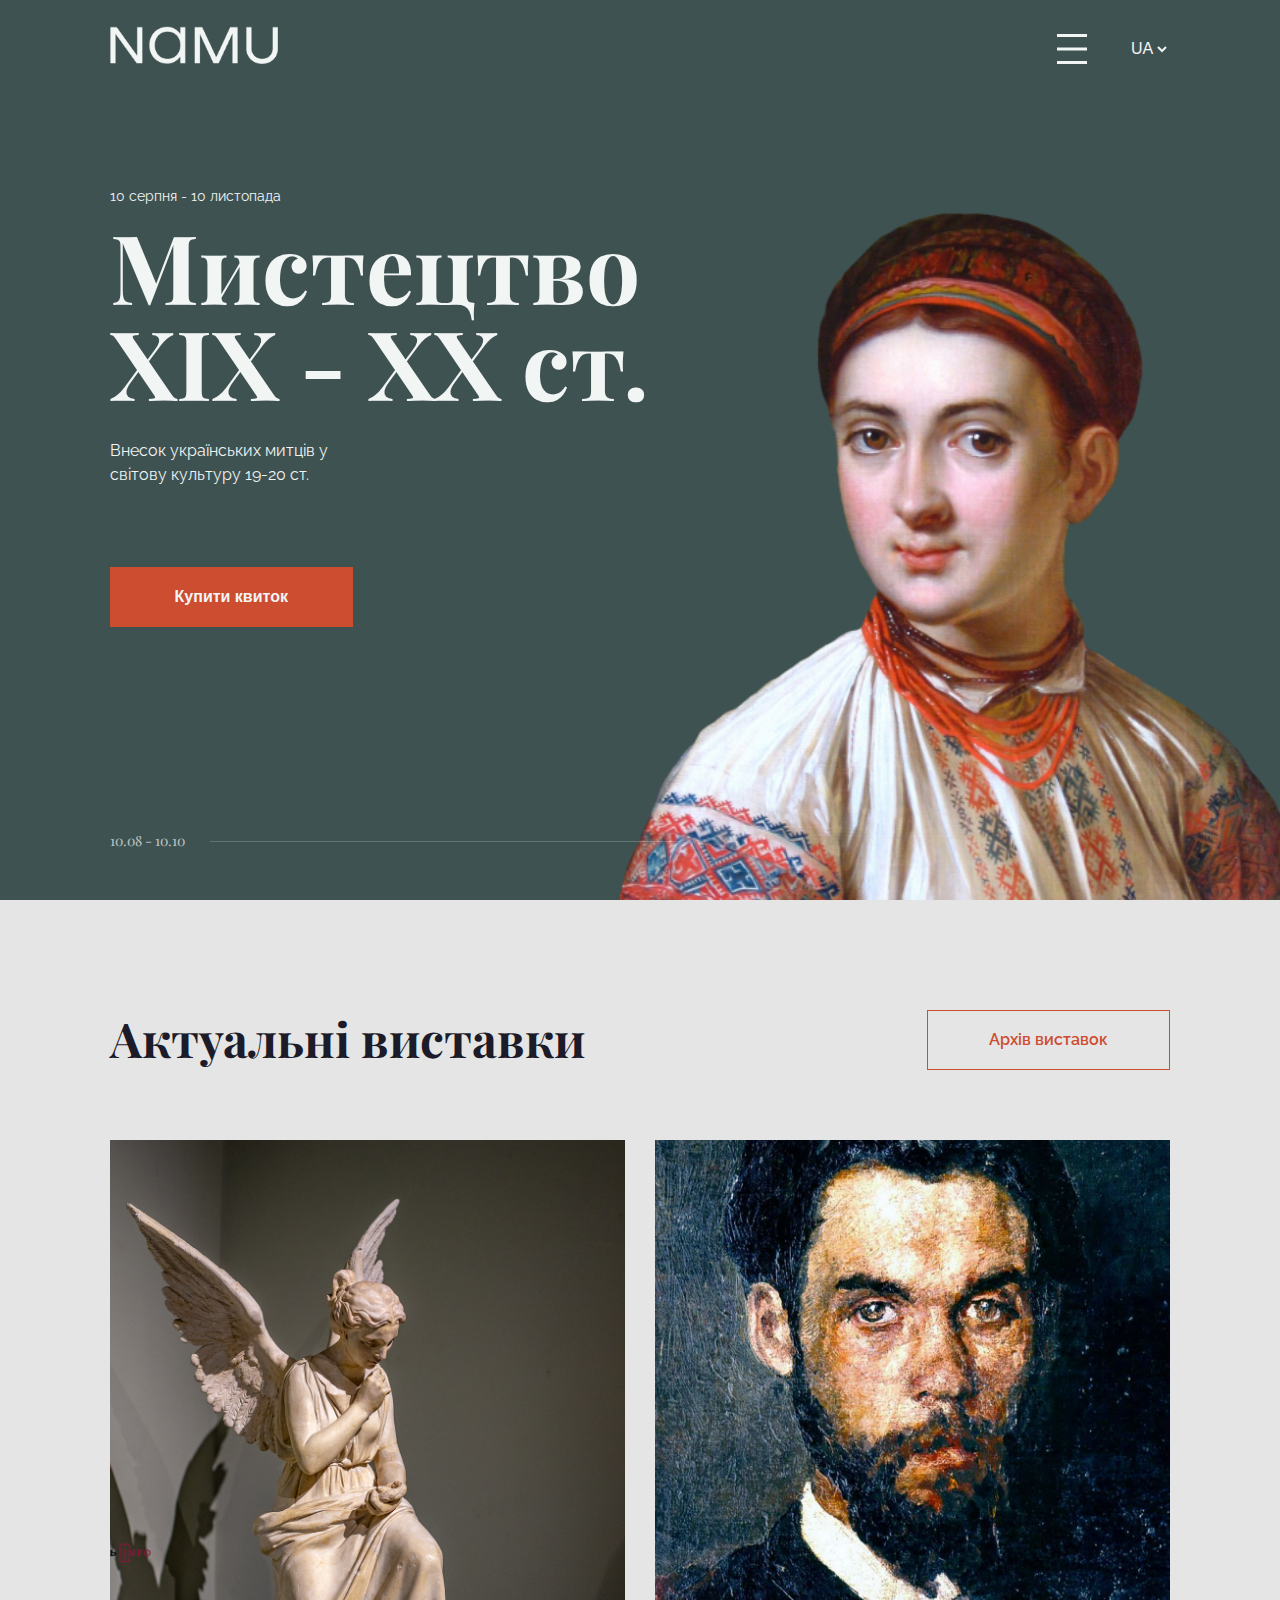
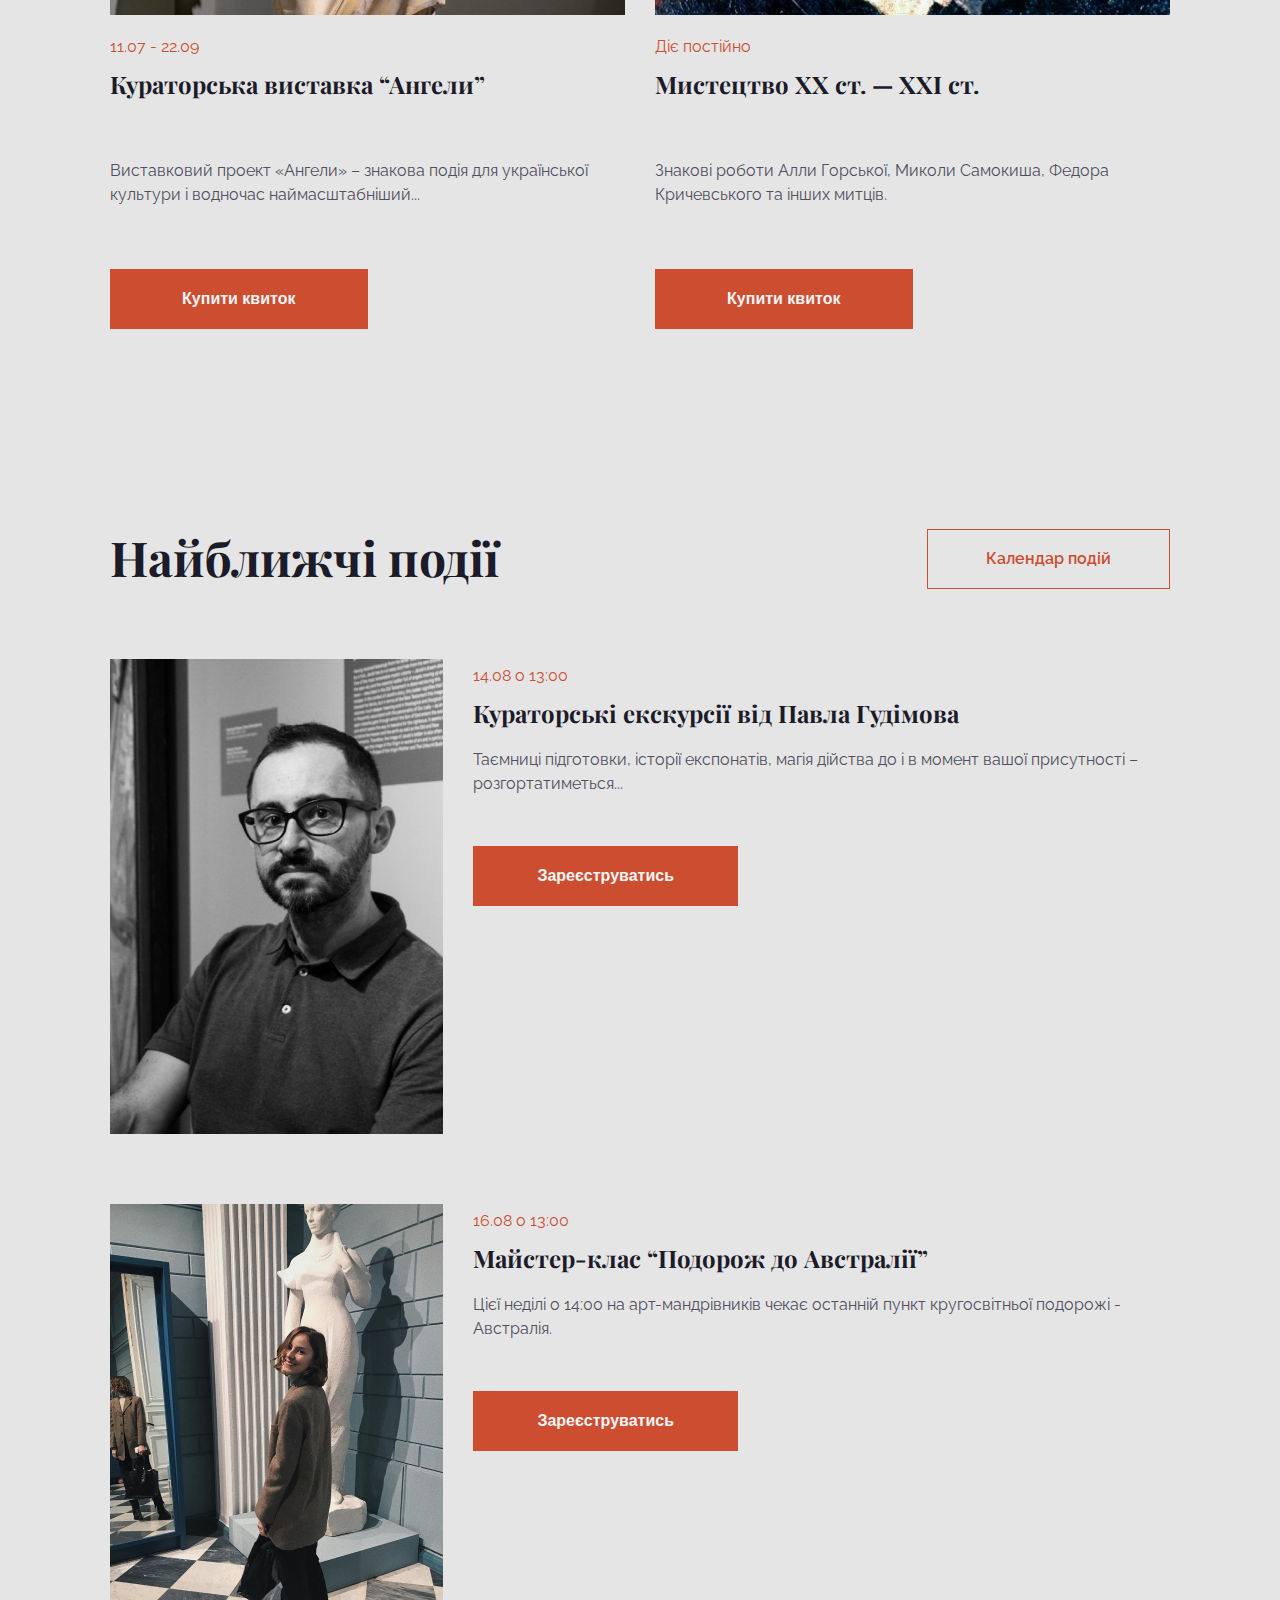
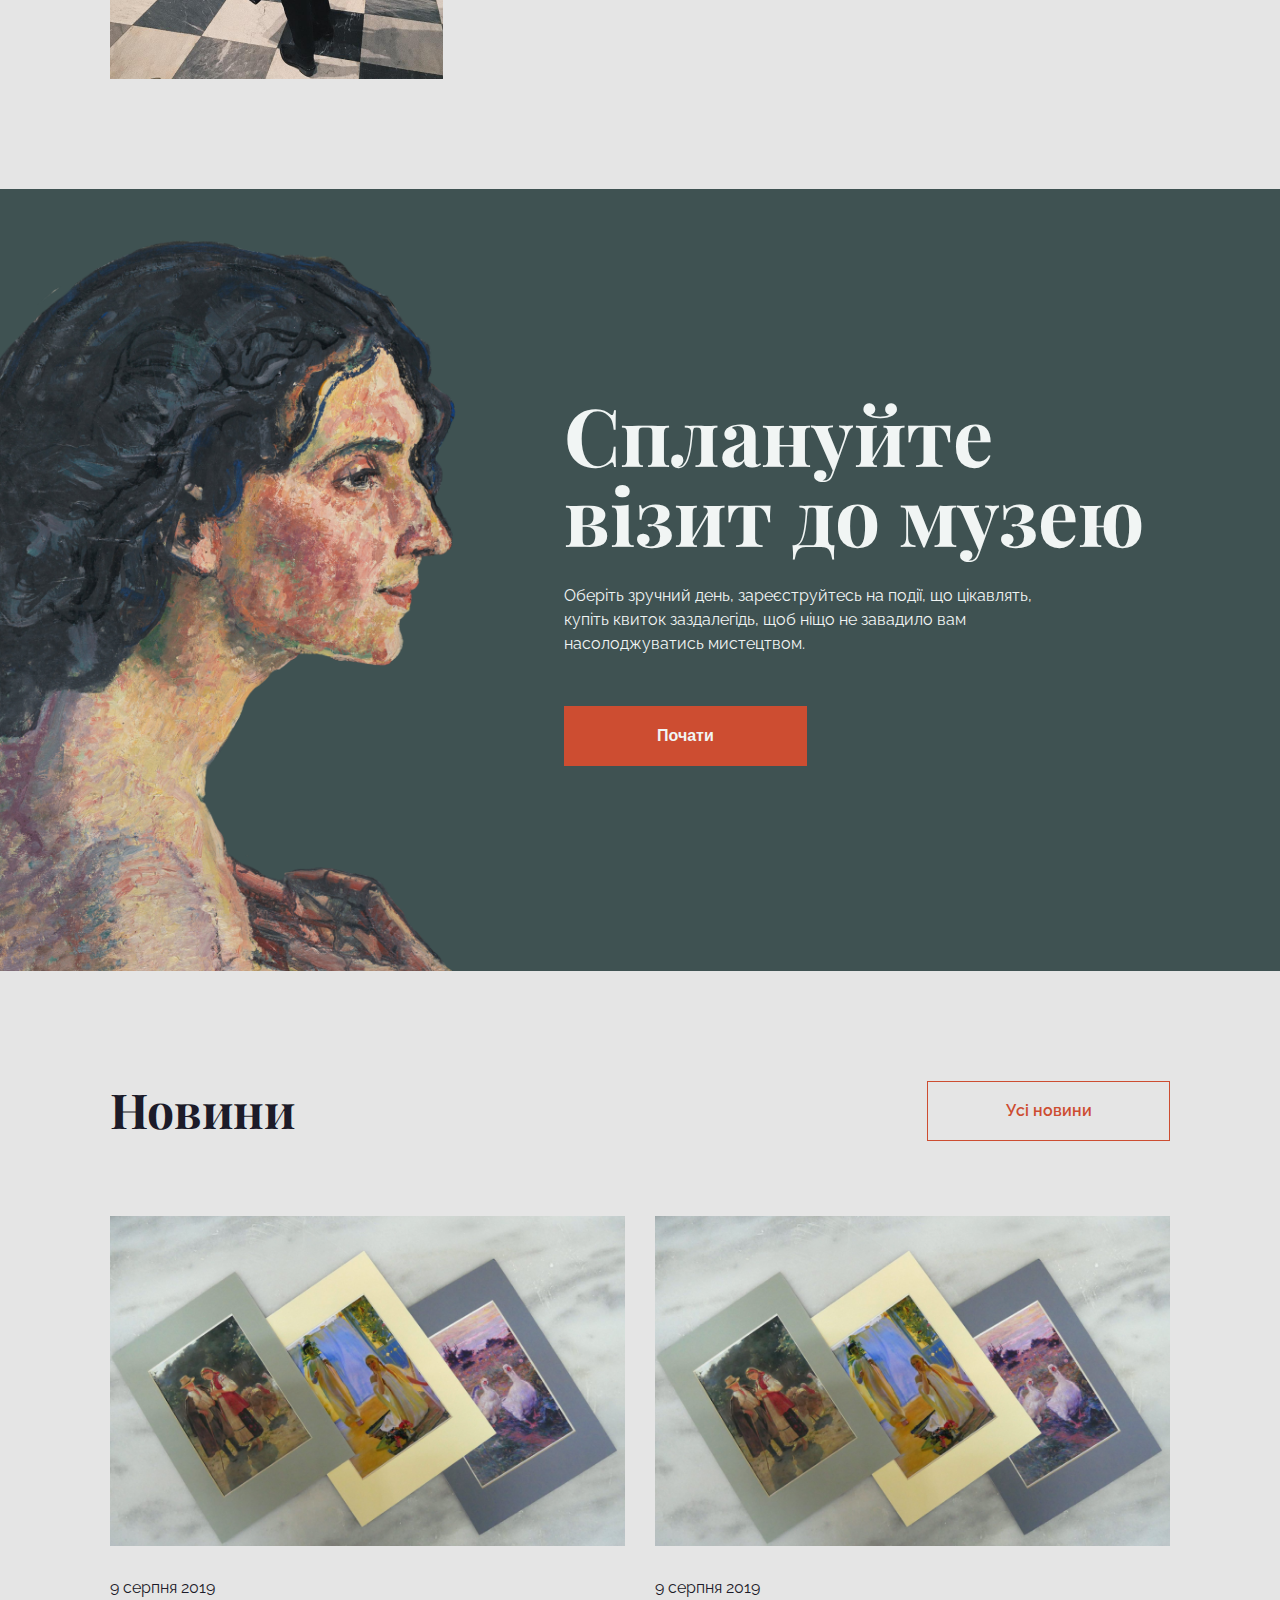
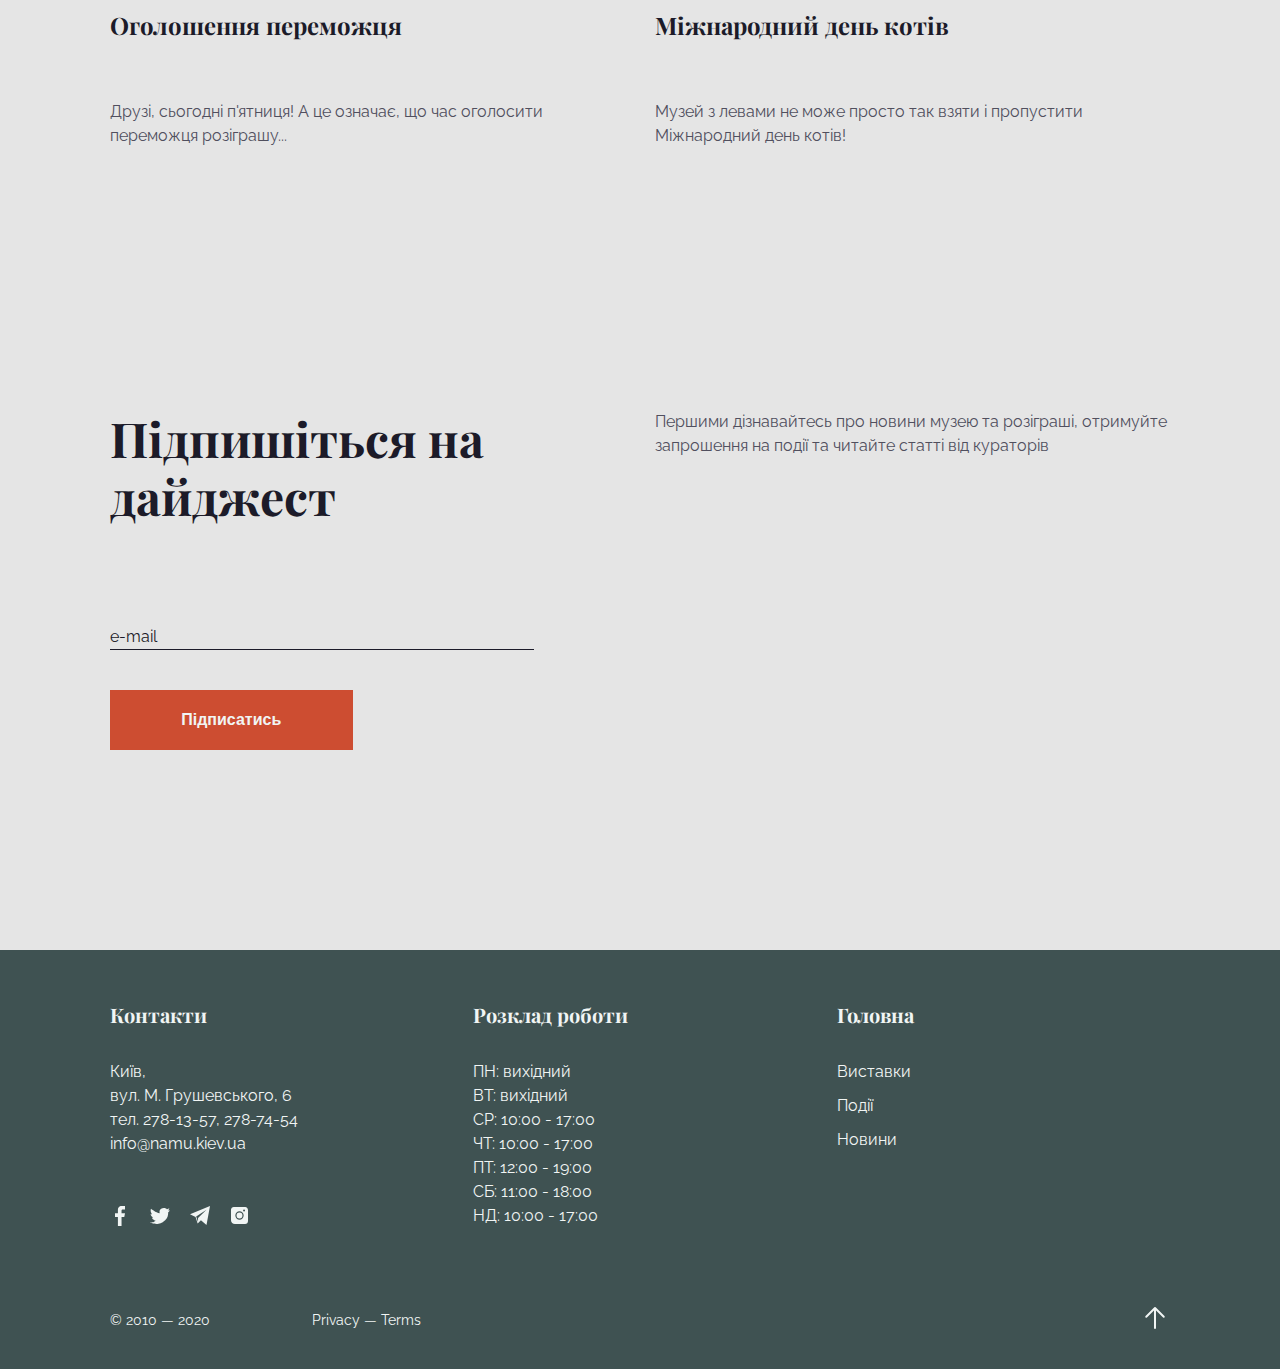
<file: index.html>
<!DOCTYPE html><html lang="en" class="page"><head><meta charset="utf-8"><meta name="viewport" content="width=device-width, initial-scale=1.0"><title>museum-2</title><link rel="icon" href="https://sp-ao.shortpixel.ai/client/to_auto,q_glossy,ret_img,w_32,h_32/https://namu.ua/wp-content/uploads/2021/08/cropped-national_art_museum_ukraine_logo-4-32x32.png" sizes="32x32"><link rel="preconnect" href="https://fonts.googleapis.com"><link rel="preconnect" href="https://fonts.gstatic.com"><link href="https://fonts.googleapis.com/css2?family=Playfair+Display:wght@700&family=Raleway:wght@400;500;600&display=swap" rel="stylesheet"><link rel="stylesheet" href="index.95d31c80.css"><script src="index.3f3827c9.js"></script></head><body class="page__body"> <header class="header" id="top"> <div class="container"> <div class="header__content"> <div class="header__top-bar top-bar"> <a href="#" class="top-bar__logo-link"> <img src="logo-namu.3e0e5137.png" alt="NAMU logo" class="top-bar__logo"> </a> <div class="top-bar__icons"> <a href="#menu" class="icon icon--menu"></a> <select class="select" name="language"> <option value="UA" selected>UA</option> <option value="EN">EN</option> </select> </div> </div> <div class="header__info"> <p class="header__info-date"> 10 серпня - 10 листопада </p> <h1 class="header__info-title"> Мистецтво ХІХ - ХХ ст. </h1> <p class="header__info-description"> Внесок українських митців у світову культуру 19-20 ст. </p> <button class="button header__button"> Купити квиток </button> </div> <span class="header__date-numbers"> 10.08 - 10.10 </span> </div> </div> </header> <aside class="menu page__menu" id="menu"> <div class="container"> <div class="menu__content"> <div class="menu__top-bar top-bar"> <a href="#" class="top-bar__logo-link"> <img src="logo-namu.3e0e5137.png" alt="NAMU logo" class="top-bar__logo"> </a> <div class="top-bar__icons"> <select class="select select--menu" name="language"> <option value="UA" selected>UA</option> <option value="EN">EN</option> </select> <a href="#" class="icon icon--close"></a> </div> </div> <div class="menu__info"> <div class="menu__info-time"> <p class="menu__info-title"> Розклад сьогодні: </p> <p class="menu__info-text"> 12:00 - 19:00 </p> </div> <div class="menu__info-address"> <p class="menu__info-title"> Адреса: </p> <a href="https://goo.gl/maps/aubDQikJZ9rfVRNZ7" target="_blank" class="menu__address-link"> Київ, вул. М. Грушевського, 6 </a> </div> </div> <nav class="menu__nav"> <ul class="menu__list"> <li class="menu__item"> <a href="#exhibition" class="menu__link"> Актуальні виставки </a> </li> <li class="menu__item"> <a href="#events" class="menu__link"> Найближчі події </a> </li> <li class="menu__item"> <a href="#news" class="menu__link"> Новини </a> </li> </ul> </nav> <div class="menu__bottom"> <button class="button menu__button" type="button"> Купити квиток </button> </div> </div> </div> </aside> <main class="main page__main"> <section class="exhibition main__section" id="exhibition"> <div class="container"> <div class="exhibition__top top-section"> <h2 class="top-section__title"> Актуальні виставки </h2> <a href="#" class="button button--secondary top-section__button"> Архів виставок </a> </div> <div class="exhibition__cards"> <article class="exhibition__card"> <img src="im-1.ce644d93.png" alt="Angel" class="exhibition__card-photo"> <p class="exhibition__card-data"> 11.07 - 22.09 </p> <h3 class="exhibition__card-title"> Кураторська виставка “Ангели” </h3> <p class="exhibition__card-discription"> Виставковий проект «Ангели» – знакова подія для української культури і водночас наймасштабніший... </p> <button class="button exhibition__card-button"> Купити квиток </button> </article> <article class="exhibition__card"> <img src="im-2.f9109bc9.png" alt="Man" class="exhibition__card-photo"> <p class="exhibition__card-data"> Діє постійно </p> <h3 class="exhibition__card-title"> Мистецтво ХХ ст. — XXI ст. </h3> <p class="exhibition__card-discription"> Знакові роботи Алли Горської, Миколи Самокиша, Федора Кричевського та інших митців. </p> <button class="button exhibition__card-button"> Купити квиток </button> </article> <a href="#" class="button button--secondary button--secondary--mobile"> Архів виставок </a> </div> </div> </section> <section class="events main__section" id="events"> <div class="container"> <div class="events__top top-section"> <h2 class="top-section__title"> Найближчі події </h2> <a href="#" class="button button--secondary top-section__button"> Календар подій </a> </div> <div class="events__cards"> <article class="events__card"> <img src="im-4.21209755.png" alt="man" class="events__card-photo"> <div class="events__card-info"> <p class="events__card-data"> 14.08 о 13:00 </p> <h3 class="events__card-title"> Кураторські екскурсії від Павла Гудімова </h3> <p class="events__card-discription"> Таємниці підготовки, історії експонатів, магія дійства до і в момент вашої присутності – розгортатиметься... </p> <button class="button events__card-button"> Зареєструватись </button> </div> </article> <article class="events__card"> <img src="im-3.3c1a23e1.png" alt="woman" class="events__card-photo"> <div class="events__card-info"> <p class="events__card-data"> 16.08 о 13:00 </p> <h3 class="events__card-title"> Майстер-клас “Подорож до Австралії” </h3> <p class="events__card-discription"> Цієї неділі о 14:00 на арт-мандрівників чекає останній пункт кругосвітньої подорожі - Австралія. </p> <button class="button events__card-button"> Зареєструватись </button> </div> </article> <a href="#" class="button button--secondary button--secondary--mobile"> Календар подій </a> </div> </div> </section> <section class="main__section visit" id="visit"> <div class="container"> <div class="visit__content"> <h2 class="visit__title"> Сплануйте <br> візит до музею </h2> <p class="visit__text"> Оберіть зручний день, зареєструйтесь на події, що цікавлять, купіть квиток заздалегідь, щоб ніщо не завадило вам насолоджуватись мистецтвом. </p> <button class="button visit__button"> Почати </button> </div> </div> </section> <section class="news" id="news"> <div class="container"> <div class="news__top top-section"> <h2 class="top-section__title"> Новини </h2> <a href="#" class="button button--secondary top-section__button"> Усі новини </a> </div> <div class="news__cards"> <article class="news__card"> <img src="im-5.4e5b7783.png" alt="Angel" class="news__card-photo"> <p class="news__card-data"> 9 серпня 2019 </p> <h3 class="news__card-title"> Оголошення переможця </h3> <p class="news__card-discription"> Друзі, сьогодні п'ятниця! А це означає, що час оголосити переможця розіграшу... </p> </article> <article class="news__card"> <img src="im-5.4e5b7783.png" alt="Angel" class="news__card-photo"> <p class="news__card-data"> 9 серпня 2019 </p> <h3 class="news__card-title"> Міжнародний день котів </h3> <p class="news__card-discription"> Музей з левами не може просто так взяти і пропустити Міжнародний день котів! </p> </article> <a href="#" class="button button--secondary button--secondary--mobile"> Усі новини </a> </div> </div> </section> <section class="main__section subscription"> <div class="container"> <div class="subscription__top top-section"> <h2 class="top-section__title top-section__title--subscription"> Підпишіться на дайджест </h2> <p class="top-section--subscription--text">Першими дізнавайтесь про новини музею та розіграші, отримуйте запрошення на події та читайте статті від кураторів</p> </div> <div class="subscription__bottom"> <form class="form" action="#" method="post" id="form"> <label for="email" class="form__label"> <input class="form__field" type="email" name="email" placeholder="e-mail" required id="email"> </label> <button class="button form__button"> Підписатись </button> </form> <script>document.addEventListener("DOMContentLoaded",function(){var e=document.getElementById("form");e.addEventListener("submit",function(t){t.preventDefault(),e.reset()})});</script> </div> </div> </section> </main> <footer class="footer"> <div class="container"> <div class="footer__blocks"> <article class="footer__block"> <h3 class="footer__title"> Контакти </h3> <div class="footer__content"> <p class="footer__contacts"> <a href="https://goo.gl/maps/qZEAzmnJUNsgfg3r6" class="footer__contacts-adress" target="_blank"> Київ, <br> вул. М. Грушевського, 6 </a> <br> <a href="tel:278-13-57" class="footer__contacts-adress"> тел. 278-13-57, 278-74-54 </a> <br> <a href="mailto:info@namu.kiev.ua" class="footer__contacts-adress"> info@namu.kiev.ua </a> </p> <div class="footer__social"> <a href="https://facebook.com/" class="footer__social-links" target="_blank"> <img class="footer__social-img" src="facebook.e089b90c.svg" alt="Facebook icon"> </a> <a href="https://twitter.com" class="footer__social-links" target="_blank"> <img class="footer__social-img" src="twitter.ddf64e7d.svg" alt="Twitter icon"> </a> <a href="https://telegram.com" class="footer__social-links" target="_blank"> <img class="footer__social-img" src="telegram.6de570a3.svg" alt="Telegram icon"> </a> <a href="https://instagram.org" class="footer__social-links" target="_blank"> <img class="footer__social-img" src="instagram.7e420741.svg" alt="Instagram icon"> </a> </div> </div> </article> <article class="footer__block"> <h3 class="footer__title"> Розклад роботи </h3> <div class="footer__content"> <div class="footer__schedule"> <p class="footer__shedule-text"> ПН: вихідний <br> ВТ: вихідний <br> СР: 10:00 - 17:00 <br> ЧТ: 10:00 - 17:00 <br> ПТ: 12:00 - 19:00 <br> СБ: 11:00 - 18:00 <br> НД: 10:00 - 17:00 <br> </p> </div> </div> </article> <article class="footer__block"> <h3 class="footer__title"> Головна </h3> <div class="footer__content"> <ul class="footer__nav"> <li class="footer__nav-list"> <a href="#exhibition" class="footer__nav-link"> Виставки </a> </li> <li class="footer__nav-list"> <a href="#events" class="footer__nav-link"> Події </a> </li> <li class="footer__nav-list"> <a href="#news" class="footer__nav-link"> Новини </a> </li> </ul> </div> </article> </div> <div class="footer__bottom"> <div class="footer__copyring"> <p class="footer__copyring-text"> © 2010 — 2020 </p> <a href="#" class="footer__copyring-year footer__nav-link"> Privacy — Terms </a> </div> <a href="#top" class="footer__arrow-up"> <img class="footer__arrow-up-img" src="scroll-up.06f607fa.svg" alt="arrow-up"> </a> </div> </div> </footer> </body></html>
</file>
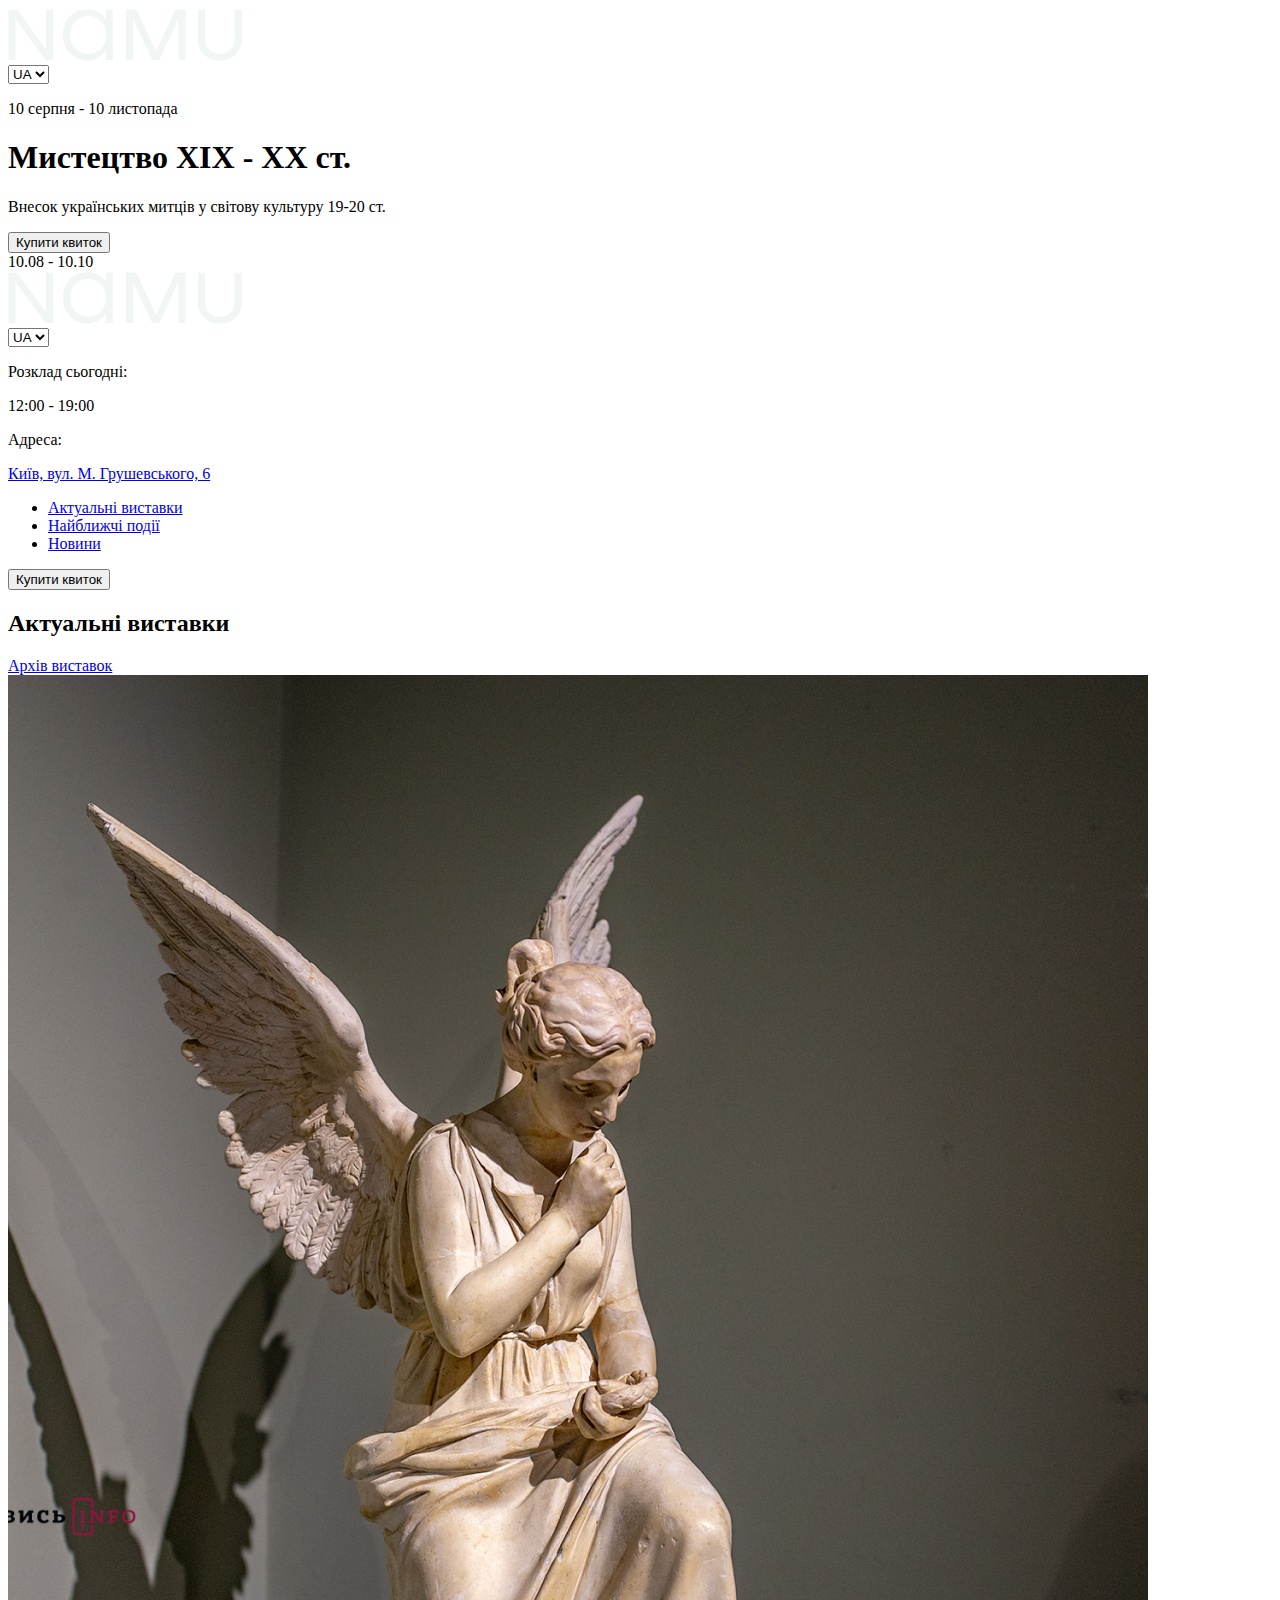
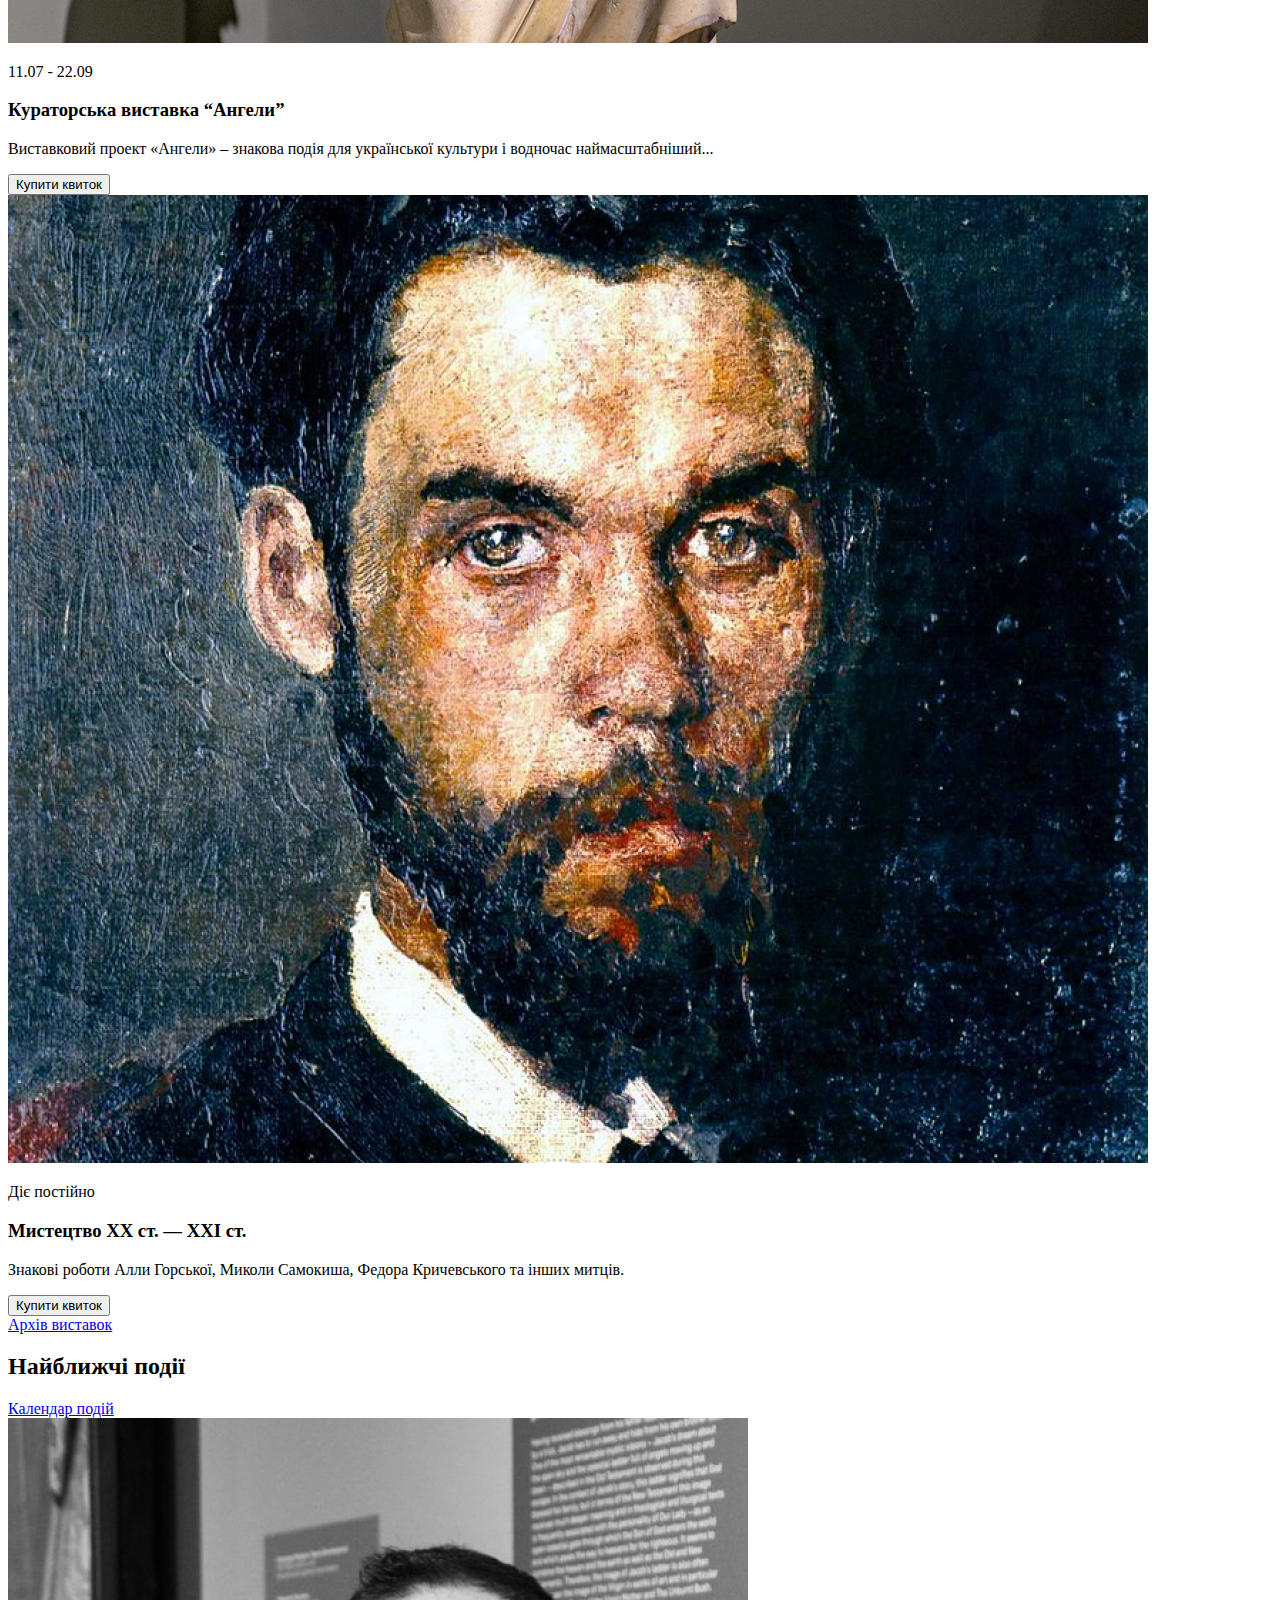
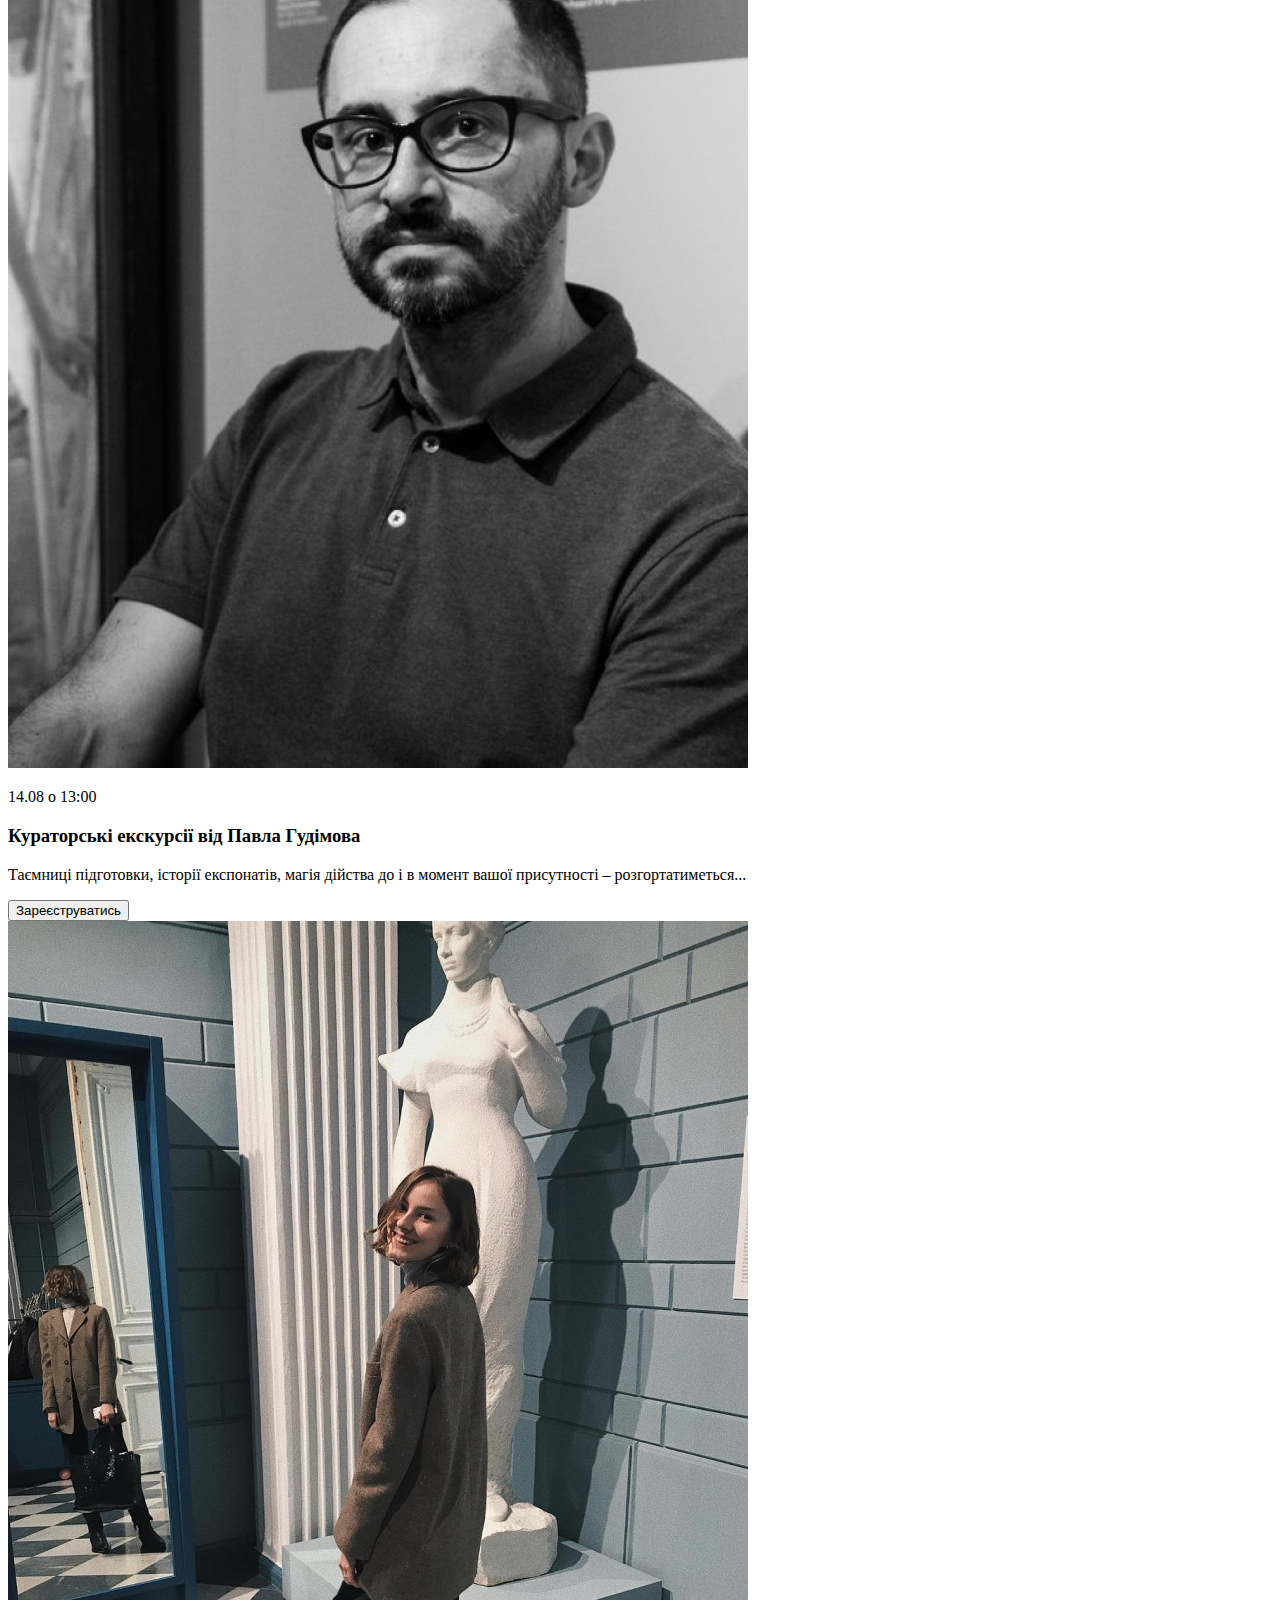
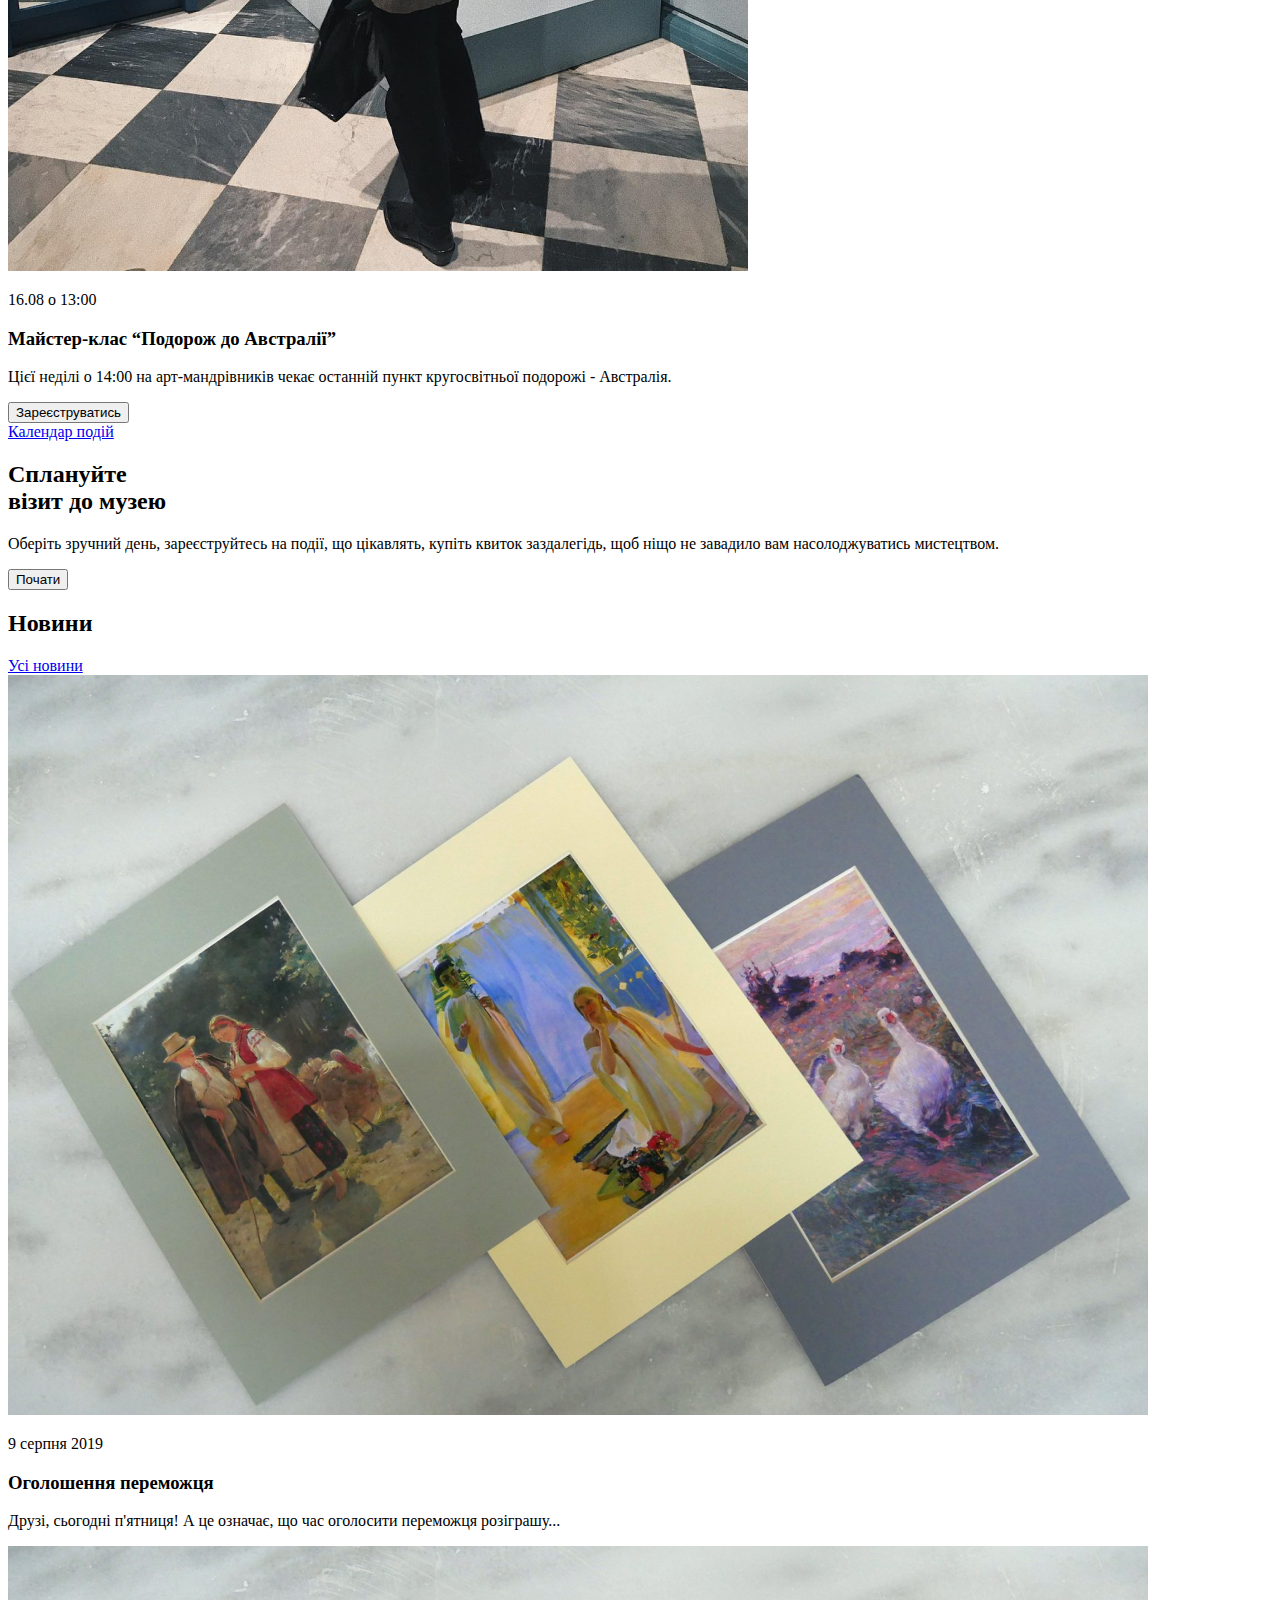
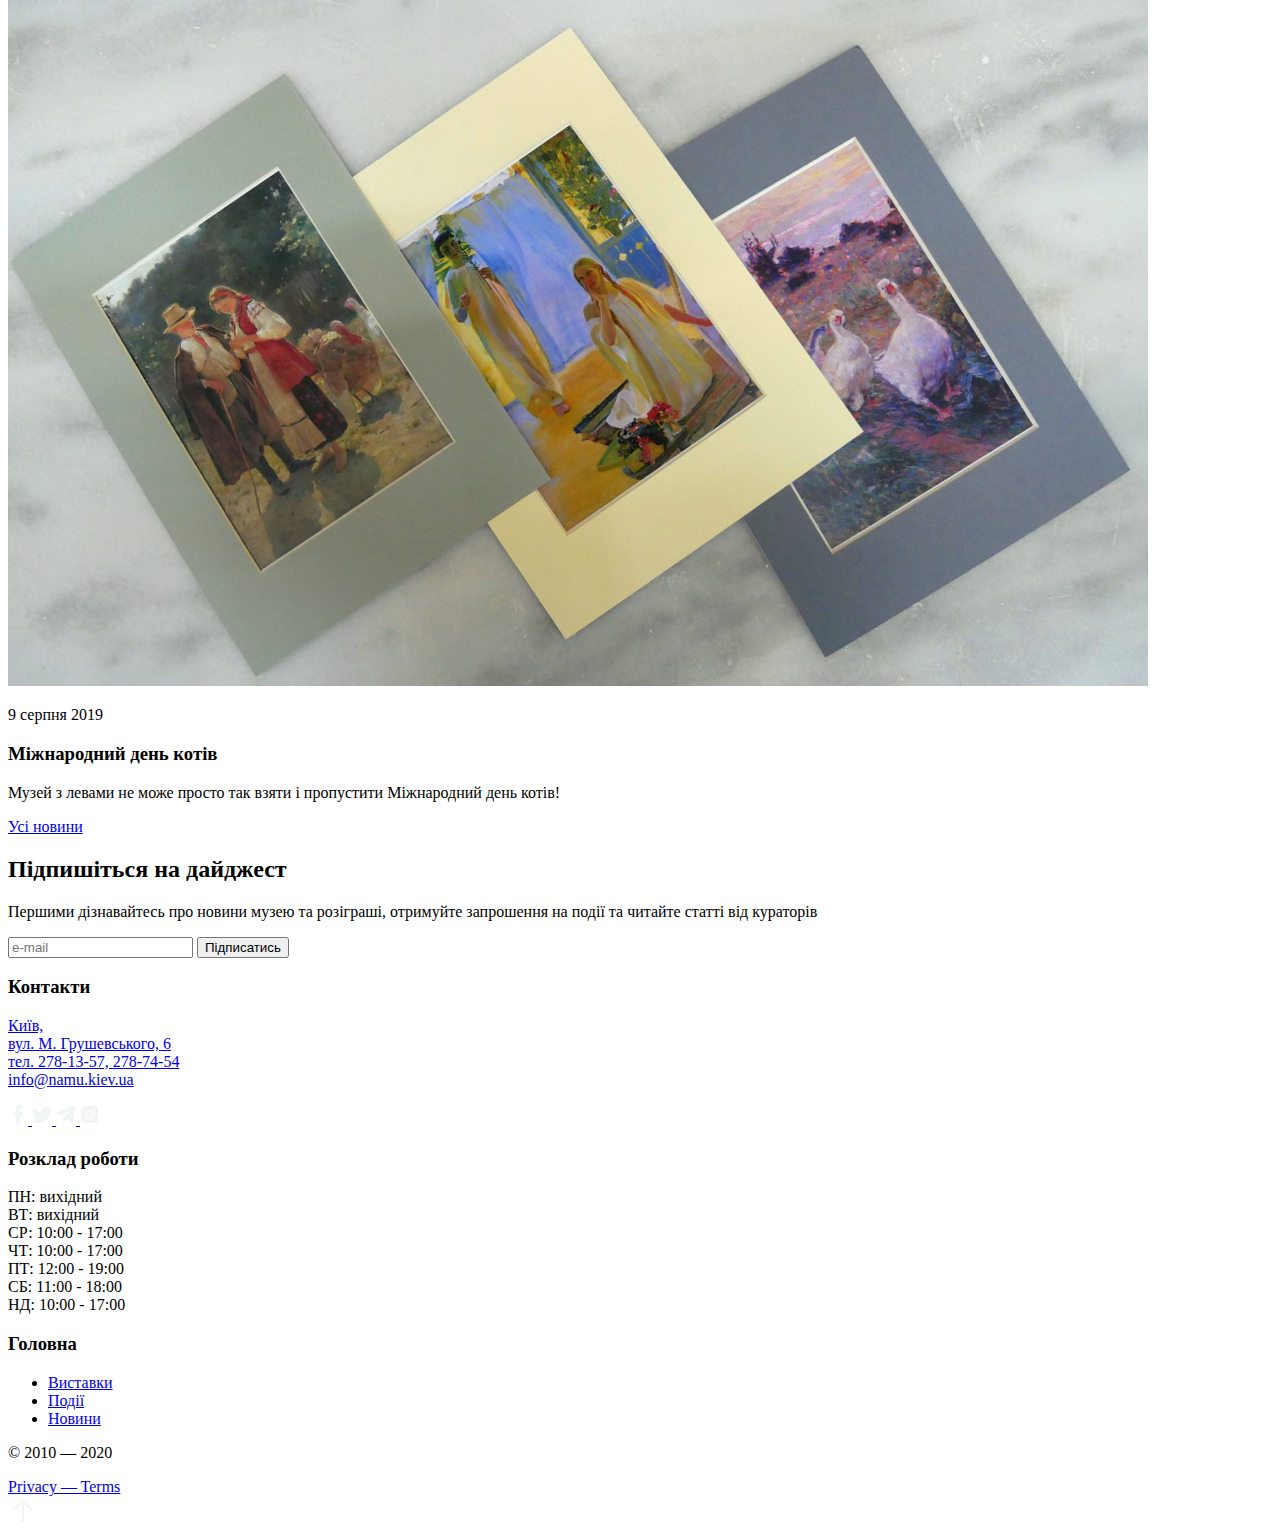
<file: src/index.html>
<!DOCTYPE html>
<html lang="en" class="page">
  <head>
    <meta charset="UTF-8">
    <meta name="viewport" content="width=device-width, initial-scale=1.0">
    <title>museum-2</title>
    <link
      rel="icon"
      href="https://sp-ao.shortpixel.ai/client/to_auto,q_glossy,ret_img,w_32,h_32/https://namu.ua/wp-content/uploads/2021/08/cropped-national_art_museum_ukraine_logo-4-32x32.png"
      sizes="32x32"
    >
    <link rel="preconnect" href="https://fonts.googleapis.com">
    <link
      rel="preconnect" href="https://fonts.gstatic.com">
    <link href="https://fonts.googleapis.com/css2?family=Playfair+Display:wght@700&family=Raleway:wght@400;500;600&display=swap"
    rel="stylesheet">
    <link rel="stylesheet" href="styles/main.scss">
    <script type="text/javascript" src="scripts/main.js"></script>
  </head>
  <body class="page__body">
    <header class="header" id="top">
      <div class="container">
        <div class="header__content">
          <div class="header__top-bar top-bar">
            <a href="#" class="top-bar__logo-link">
              <img
                src="images/logo-namu.png"
                alt="NAMU logo"
                class="top-bar__logo"
              >
            </a>

            <div class="top-bar__icons">
              <a href="#menu" class="icon icon--menu"></a>

              <select class="select" name="language">
                <option value="UA" selected>UA</option>
                <option value="EN">EN</option>
              </select>
            </div>
          </div>

          <div class="header__info">
            <p class="header__info-date">
              10 серпня - 10 листопада
            </p>

            <h1 class="header__info-title">

              Мистецтво ХІХ - ХХ ст.
            </h1>

            <p class="header__info-description">
              Внесок українських митців у світову культуру 19-20 ст.
            </p>

            <button class="header__button button">
              Купити квиток
            </button>
          </div>

          <span class="header__date-numbers">
            10.08 - 10.10
          </span>
        </div>
      </div>
    </header>

    <aside class="page__menu menu" id="menu">
      <div class="container">
        <div class="menu__content">
          <div class="menu__top-bar top-bar">
            <a href="#" class="top-bar__logo-link">
              <img
                src="./images/logo-namu.png"
                alt="NAMU logo"
                class="top-bar__logo"
              >
            </a>

            <div class="top-bar__icons">
              <select class="select select--menu" name="language">
                <option value="UA" selected>UA</option>
                <option value="EN">EN</option>
              </select>

              <a href="#" class="icon icon--close"></a>
            </div>
          </div>

          <div class="menu__info">
            <div class="menu__info-time">
              <p class="menu__info-title">
                Розклад сьогодні:
              </p>
              <p class="menu__info-text">
                12:00 - 19:00
              </p>
            </div>
            <div class="menu__info-address">
              <p class="menu__info-title">
                Адреса:
              </p>
              <a
                href="https://goo.gl/maps/aubDQikJZ9rfVRNZ7"
                target="_blank"
                class="menu__address-link"
              >
                Київ, вул. М. Грушевського, 6
              </a>
            </div>
          </div>

          <nav class="menu__nav">
            <ul class="menu__list">
              <li class="menu__item">
                <a href="#exhibition" class="menu__link">
                  Актуальні виставки
                </a>
              </li>

              <li class="menu__item">
                <a href="#events" class="menu__link">
                  Найближчі події
                </a>
              </li>

              <li class="menu__item">
                <a href="#news" class="menu__link">
                  Новини
                </a>
              </li>
            </ul>
          </nav>
          <div class="menu__bottom">
            <button class="menu__button button" type="button">
              Купити квиток
            </button>
          </div>
        </div>
      </div>
    </aside>

    <main class="page__main main">
      <section class="main__section exhibition" id="exhibition">
        <div class="container">
          <div class="exhibition__top top-section">
            <h2 class="top-section__title">
              Актуальні виставки
            </h2>
            <a href="#" class="button button--secondary top-section__button">
              Архів виставок
            </a>
          </div>
          <div class="exhibition__cards">
            <article class="exhibition__card">
              <img
                src="./images/photo/im-1.png"
                alt="Angel"
                class="exhibition__card-photo"
              >
              <p class="exhibition__card-data">
                11.07 - 22.09
              </p>
              <h3 class="exhibition__card-title" >
                Кураторська виставка “Ангели”
              </h3>
              <p class="exhibition__card-discription">
                Виставковий проект «Ангели» – знакова подія для української культури і водночас наймасштабніший...
              </p>
              <button class="exhibition__card-button button">
                Купити квиток
              </button>
            </article>

            <article class="exhibition__card">
              <img
                src="./images/photo/im-2.png"
                alt="Man"
                class="exhibition__card-photo"
              >
              <p class="exhibition__card-data">
                Діє постійно
              </p>
              <h3 class="exhibition__card-title">
                Мистецтво ХХ ст. — XXI ст.
              </h3>
              <p class="exhibition__card-discription">
                Знакові роботи Алли Горської, Миколи Самокиша, Федора Кричевського та інших митців.
              </p>
              <button class="exhibition__card-button button">
                Купити квиток
              </button>
            </article>
            <a
              href="#"
              class="button button--secondary button--secondary--mobile"
            >
              Архів виставок
            </a>
          </div>
        </div>
      </section>

      <section class="main__section events" id="events">
        <div class="container">
          <div class="events__top top-section">
            <h2 class="top-section__title">
              Найближчі події
            </h2>
            <a href="#" class="button button--secondary top-section__button">
              Календар подій
            </a>
          </div>
          <div class="events__cards">
            <article class="events__card">
              <img
                src="./images/photo/im-4.png"
                alt="man"
                class="events__card-photo"
              >
              <div class="events__card-info">
                <p class="events__card-data">
                  14.08 о 13:00
                </p>
                <h3 class="events__card-title" >
                  Кураторські екскурсії від Павла Гудімова
                </h3>
                <p class="events__card-discription">
                  Таємниці підготовки, історії експонатів, магія дійства до і в момент вашої присутності – розгортатиметься...
                </p>
                <button class="events__card-button button">
                  Зареєструватись
                </button>
              </div>


            </article>

            <article class="events__card">
              <img
                src="./images/photo/im-3.png"
                alt="woman"
                class="events__card-photo"
              >
              <div class="events__card-info">
                <p class="events__card-data">
                  16.08 о 13:00
                </p>
                <h3 class="events__card-title">
                  Майстер-клас “Подорож до Австралії”
                </h3>
                <p class="events__card-discription">
                  Цієї неділі о 14:00 на арт-мандрівників чекає останній пункт кругосвітньої подорожі - Австралія.
                </p>
                <button class="events__card-button button">
                  Зареєструватись
                </button>
              </div>


            </article>
            <a
              href="#"
              class="button button--secondary button--secondary--mobile"
            >
              Календар подій
            </a>
          </div>
        </div>
      </section>

      <section class="main__section visit" id="visit">
        <div class="container">
          <div class="visit__content">
            <h2 class="visit__title">
              Сплануйте
              <br>
              візит до музею
            </h2>
            <p class="visit__text">
              Оберіть зручний день, зареєструйтесь на події, що цікавлять, купіть квиток заздалегідь, щоб ніщо не завадило вам насолоджуватись мистецтвом.
            </p>
            <button class="visit__button button">
              Почати
            </button>
          </div>
        </div>
      </section>

      <section class="news" id="news">
        <div class="container">
          <div class="news__top top-section">
            <h2 class="top-section__title">
              Новини
            </h2>
            <a href="#" class="button button--secondary top-section__button">
              Усі новини
            </a>
          </div>
          <div class="news__cards">
            <article class="news__card">
              <img
                src="./images/photo/im-5.png"
                alt="Angel"
                class="news__card-photo"
              >
              <p class="news__card-data">
                9 серпня 2019
              </p>
              <h3 class="news__card-title" >
                Оголошення переможця
              </h3>
              <p class="news__card-discription">
                Друзі, сьогодні п'ятниця! А це означає, що час оголосити переможця розіграшу...
              </p>
            </article>

            <article class="news__card">
              <img
                src="./images/photo/im-5.png"
                alt="Angel"
                class="news__card-photo"
              >
              <p class="news__card-data">
                9 серпня 2019
              </p>
              <h3 class="news__card-title" >
                Міжнародний день котів
              </h3>
              <p class="news__card-discription">
                Музей з левами не може просто так взяти і пропустити Міжнародний день котів!
              </p>
            </article>
            <a
              href="#"
              class="button button--secondary button--secondary--mobile"
            >
              Усі новини
            </a>
          </div>
        </div>
      </section>

      <section class="main__section subscription">
        <div class="container">
          <div class="subscription__top top-section">
            <h2 class="top-section__title top-section__title--subscription">
              Підпишіться на дайджест
            </h2>
            <p class="top-section--subscription--text">Першими дізнавайтесь про новини музею та розіграші, отримуйте запрошення на події та читайте статті від кураторів</p>
          </div>
          <div class="subscription__bottom">
            <form
              class="form"
              action="#"
              method="post"
              id="form"
            >
              <label for="email" class="form__label">
                <input
                class="form__field"
                type="email"
                name="email"
                placeholder="e-mail"
                required
                id="email"
                >
              </label>
              <button class="form__button button">
                Підписатись
              </button>
            </form>

            <script>
              document.addEventListener("DOMContentLoaded", function() {
                const form = document.getElementById("form");
                form.addEventListener("submit", function(event) {
                  event.preventDefault();
                  form.reset();
                });
              });
            </script>

          </div>
        </div>
      </section>
    </main>

    <footer class="footer">
      <div class="container">
        <div class="footer__blocks">
          <article class="footer__block">
            <h3 class="footer__title">
              Контакти
            </h3>

            <div class="footer__content">
              <p class="footer__contacts">
                <a
                  href="https://goo.gl/maps/qZEAzmnJUNsgfg3r6"
                  class="footer__contacts-adress"
                  target="_blank"
                >
                  Київ,
                  <br>
                  вул. М. Грушевського, 6
                </a>
                <br>
                <a href="tel:278-13-57" class="footer__contacts-adress">
                  тел. 278-13-57, 278-74-54
                </a>
                <br>
                <a href="mailto:info@namu.kiev.ua" class="footer__contacts-adress">
                  info@namu.kiev.ua
                </a>
              </p>

              <div class="footer__social">
                <a
                  href="https://facebook.com/"
                  class="footer__social-links"
                  target="_blank"
                >
                  <img
                    class="footer__social-img"
                    src="images/icon/facebook.svg"
                    alt="Facebook icon"
                  >
                </a>

                <a
                  href="https://twitter.com"
                  class="footer__social-links"
                  target="_blank"
                >
                  <img
                    class="footer__social-img"
                    src="images/icon/twitter.svg"
                    alt="Twitter icon"
                  >
                </a>

                <a
                  href="https://telegram.com"
                  class="footer__social-links"
                  target="_blank"
                >
                  <img
                    class="footer__social-img"
                    src="images/icon/telegram.svg"
                    alt="Telegram icon"
                  >
                </a>

                <a
                  href="https://instagram.org"
                  class="footer__social-links"
                  target="_blank"
                >
                  <img
                    class="footer__social-img"
                    src="images/icon/instagram.svg"
                    alt="Instagram icon"
                  >
                </a>
              </div>
            </div>
          </article>

          <article class="footer__block">
            <h3 class="footer__title">
              Розклад роботи
            </h3>

            <div class="footer__content">
              <div class="footer__schedule">
                <p class="footer__shedule-text">
                  ПН: вихідний
                  <br>
                  ВТ: вихідний
                  <br>
                  СР: 10:00 - 17:00
                  <br>
                  ЧТ: 10:00 - 17:00
                  <br>
                  ПТ: 12:00 - 19:00
                  <br>
                  СБ: 11:00 - 18:00
                  <br>
                  НД: 10:00 - 17:00
                  <br>
                </p>
              </div>

            </div>
          </article>

          <article class="footer__block">
            <h3 class="footer__title">
              Головна
            </h3>

            <div class="footer__content">
              <ul class="footer__nav">
                <li class="footer__nav-list">
                  <a href="#exhibition" class="footer__nav-link">
                    Виставки
                  </a>
                </li>
                <li class="footer__nav-list">
                  <a href="#events" class="footer__nav-link">
                    Події
                  </a>
                </li>
                <li class="footer__nav-list">
                  <a href="#news" class="footer__nav-link">
                    Новини
                  </a>
                </li>
              </ul>
            </div>
          </article>
        </div>

        <div class="footer__bottom">
          <div class="footer__copyring">
            <p class="footer__copyring-text">
              © 2010 — 2020
            </p>
            <a href="#" class="footer__copyring-year footer__nav-link">
              Privacy — Terms
            </a>
          </div>
          <a href="#top" class="footer__arrow-up">
            <img
              class="footer__arrow-up-img"
              src="images/icon/scroll-up.svg"
              alt="arrow-up"
            >
          </a>
        </div>
      </div>
    </footer>
  </body>
</html>
</file>
<file: index.95d31c80.css>
@keyframes move{0%{top:0}to{top:-10px}}*,:before,:after{box-sizing:border-box;border:0;margin:0;padding:0}a{text-decoration:none}ul,ol,li{list-style:none}p,h1,h2,h4,h5{margin:0;padding:0}.page{color:#504f5e;scroll-behavior:smooth;font-family:Raleway,sans-serif;font-size:16px;font-weight:400;line-height:150%}.page__body{-ms-flex-direction:column;flex-direction:column;min-width:320px;min-height:100vh;margin:0;display:-ms-flexbox;display:flex}.page:has(.page__menu:target){overflow:hidden}.page__menu{opacity:0;pointer-events:none;transition:all .3s;position:fixed;top:0;left:0;right:0;transform:translate(-100%)}.page__menu:target{opacity:1;pointer-events:all;transform:translate(0)}.header{background-color:#3f5252;background-image:url(header-img.2ecf7f77.png);background-position:50% 100%;background-repeat:no-repeat;background-size:270px}@media (min-width:640px){.header{background-size:300px}}@media (min-width:1024px){.header{background-position:100% 100%;background-size:660px}}.header__content{height:100vh}.header__info{--columns:2;grid-template-columns:repeat(var(--columns),1fr);column-gap:20px;margin-top:50px;display:grid}@media (min-width:640px){.header__info{--columns:6;column-gap:30px}}@media (min-width:1024px){.header__info{--columns:12}}@media (min-width:640px){.header__info{margin-top:90px}}.header__info-date{color:#f1f5f4;grid-column:1/-1;margin-bottom:10px;font-size:14px;font-weight:400;line-height:140%}.header__info-title{color:#f1f5f4;grid-column:1/-1;margin-bottom:30px;font-family:Playfair Display,serif;font-size:48px;font-weight:700;line-height:100%}@media (min-width:640px){.header__info-title{grid-column:1/-2;font-size:72px}}@media (min-width:1024px){.header__info-title{grid-column:1/8;font-size:96px}}.header__info-description{color:#f1f5f4;grid-column:1/-1;margin-bottom:40px;font-size:16px;font-style:normal;font-weight:400;line-height:150%}@media (min-width:640px){.header__info-description{grid-column:1/4;margin-bottom:50px}}@media (min-width:1024px){.header__info-description{margin-bottom:80px}}.header__button{grid-column:1/-1}@media (min-width:640px){.header__button{grid-column:1/4}}@media (min-width:1024px){.header__button{grid-column:1/4}}.header__date-numbers{margin-bottom:50px;display:none;position:absolute;bottom:0}@media (min-width:1024px){.header__date-numbers{color:#f1f5f4;opacity:.7;font-family:Playfair Display,serif;font-size:14px;line-height:125%;display:block}.header__date-numbers:after{content:"";box-sizing:border-box;opacity:.3;background-color:#f1f5f4;width:470px;height:1px;display:block;transform:translate(100px,-8px)}}.main{background-color:#e5e5e5;-ms-flex-positive:1;flex-grow:1}.footer{color:#f1f5f4;background:#3f5252;margin-top:auto}.footer__blocks{--columns:2;grid-template-columns:repeat(var(--columns),1fr);gap:50px 20px;margin:34px 0 60px;display:grid}@media (min-width:640px){.footer__blocks{--columns:6;column-gap:30px}}@media (min-width:1024px){.footer__blocks{--columns:12}}@media (min-width:640px){.footer__blocks{margin:50px 0 70px}}.footer__block{grid-column:span 2}@media (min-width:1024px){.footer__block{grid-column:span 4}}.footer__title{margin-bottom:10px;font-family:Playfair Display,serif;font-size:18px;font-style:normal;font-weight:700;line-height:150%}@media (min-width:640px){.footer__title{margin-bottom:30px;font-size:20px}}.footer__contacts{margin-bottom:30px}@media (min-width:640px){.footer__contacts{margin-bottom:50px}}.footer__contacts-adress{color:inherit;transition:color .3s}.footer__contacts-adress:hover{color:#cd4d31}.footer__social{gap:20px;display:-ms-flexbox;display:flex}.footer__social-img{transition:scale .3s}.footer__social-img:hover{scale:1.2}.footer__nav-list{margin-bottom:5px}@media (min-width:640px){.footer__nav-list{margin-bottom:10px}}.footer__nav-link{color:inherit;transition:color .3s}.footer__nav-link:hover{color:#cd4d31}.footer__bottom{-ms-flex-pack:justify;justify-content:space-between;-ms-flex-align:center;align-items:center;margin-bottom:30px;font-size:14px;line-height:140%;display:-ms-flexbox;display:flex}.footer__copyring{gap:22px;display:-ms-flexbox;display:flex}@media (min-width:1024px){.footer__copyring{gap:102px}}.footer__arrow-up:hover{animation:.5s ease-in-out infinite alternate move;position:relative}.container{padding-left:20px;padding-right:20px}@media (min-width:640px){.container{padding-left:39px;padding-right:39px}}@media (min-width:1024px){.container{max-width:1170px;margin-left:auto;margin-right:auto;padding-left:55px;padding-right:55px}}.top-bar{-ms-flex-pack:justify;justify-content:space-between;-ms-flex-align:center;align-items:center;padding-top:20px;padding-bottom:20px;display:-ms-flexbox;display:flex}@media (min-width:1024px){.top-bar{padding-top:26px;padding-bottom:26px}}.top-bar__logo{height:38px;transition:scale .3s}.top-bar__logo:hover{scale:110%}.top-bar__icons{gap:30px;display:-ms-flexbox;display:flex}@media (min-width:640px){.top-bar__icons{gap:40px}}.icon{background-size:cover;display:block}.icon--menu{background-image:url(menu.fbe79bf9.svg);width:30px;height:30px;transition:scale .3s}.icon--menu:hover{scale:1.1}.icon--close{background-image:url(cross.878f54f7.svg);width:30px;height:30px;transition:scale .3s}.icon--close:hover{scale:1.1}.select{color:#f1f5f4;background-color:transparent;outline:none;font-size:16px;font-weight:500;line-height:150%;transition:scale .3s;display:none}.select:hover{scale:1.1}@media (min-width:640px){.select{display:block}}.select option{background-color:#3f5252}.select--menu{-ms-flex-order:0;order:0;display:block}@media (min-width:640px){.select--menu{-ms-flex-order:1;order:1}}.button{color:#f1f5f4;cursor:pointer;background-color:#cd4d31;border:none;width:100%;height:60px;font-size:16px;font-weight:600;line-height:100%;transition:all .3s}.button:hover{background-color:#af3419;transition:scale .3s}.button:hover:hover{scale:102%}.button:active{background-color:#ea340d}.button:disabled{background-color:#dd836f}.button--secondary{color:#cd4d31;background-color:#e5e5e5;border:1px solid #cd4d31;-ms-flex-pack:center;justify-content:center;-ms-flex-align:center;align-items:center;display:none}@media (min-width:640px){.button--secondary{display:-ms-flexbox;display:flex}}.button--secondary:hover{color:#af3419;background-color:#e5e5e5;border-color:#af3419}.button--secondary:active{color:#ea340d;background-color:#e5e5e5;border-color:#ea340d}.button--secondary:disabled{color:#dd836f;background-color:#e5e5e5;border-color:#dd836f}.button--secondary--mobile{grid-column:1/-1;margin-top:30px;display:-ms-flexbox;display:flex}@media (min-width:640px){.button--secondary--mobile{display:none}}.menu{background-color:#3f5252;height:100vh;overflow:hidden}@media (min-width:640px){.menu{background-image:url(img-menu.336d5572.png);background-position:50% 100%;background-repeat:no-repeat;background-size:420px}}@media (min-width:1024px){.menu{background-position:100% 100%;background-size:620px}}.menu__top-bar{margin-bottom:10px}@media (min-width:640px){.menu__top-bar{margin-bottom:30px}}@media (min-width:1024px){.menu__top-bar{margin-bottom:14px}}.menu__info{color:#f1f5f4;--columns:2;grid-template-columns:repeat(var(--columns),1fr);gap:20px;margin-bottom:40px;font-family:Raleway,sans-serif;display:grid}@media (min-width:640px){.menu__info{--columns:6;column-gap:30px}}@media (min-width:1024px){.menu__info{--columns:12}}@media (min-width:640px){.menu__info{margin-bottom:50px}}@media (min-width:1024px){.menu__info{margin-bottom:70px}}.menu__info-time{grid-column:span 2}@media (min-width:640px){.menu__info-time{grid-column:1/3}}.menu__info-title{font-size:14px;font-weight:400;line-height:140%}.menu__info-text{font-size:16px;font-weight:600;line-height:150%}.menu__info-address{grid-column:span 2}@media (min-width:640px){.menu__info-address{grid-column:3/-2}}@media (min-width:1024px){.menu__info-address{grid-column:3/7}}.menu__address-link{color:inherit;font-size:16px;font-weight:600;line-height:150%;transition:color .3s}.menu__address-link:hover{color:#cd4d31}.menu__nav{--columns:2;grid-template-columns:repeat(var(--columns),1fr);column-gap:20px;display:grid}@media (min-width:640px){.menu__nav{--columns:6;column-gap:30px}}@media (min-width:1024px){.menu__nav{--columns:12}}.menu__list{grid-column:1/-1}@media (min-width:1024px){.menu__list{grid-column:1/8}}.menu__item:not(:last-child){margin-bottom:20px}@media (min-width:640px){.menu__item:not(:last-child){margin-bottom:30px}}@media (min-width:1024px){.menu__item:not(:last-child){margin-bottom:60px}}.menu__item:last-child{border-bottom:1px solid #f1f5f4;margin-bottom:40px;padding-bottom:40px}@media (min-width:640px){.menu__item:last-child{margin-bottom:50px;padding-bottom:50px}}@media (min-width:1024px){.menu__item:last-child{border-color:rgba(241,245,244,.3);margin-bottom:60px;padding-bottom:60px}}.menu__link{color:#f1f5f4;font-family:Playfair Display,serif;font-size:20px;font-weight:700;line-height:150%;position:relative}@media (min-width:640px){.menu__link{font-size:48px;line-height:120%}}.menu__link:after{content:"";background-color:#f1f5f4;width:100%;height:2px;transition:transform .3s;display:block;position:absolute;bottom:-8px;transform:scale(0)}.menu__link:hover:after{transform:scale(1)}.menu__bottom{--columns:2;grid-template-columns:repeat(var(--columns),1fr);column-gap:20px;display:grid}@media (min-width:640px){.menu__bottom{--columns:6;column-gap:30px}}@media (min-width:1024px){.menu__bottom{--columns:12}}.menu__button{grid-column:1/-1}@media (min-width:640px){.menu__button{grid-column:1/4}}.exhibition__top{margin-top:90px}@media (min-width:640px){.exhibition__top{margin-top:100px}}@media (min-width:1024px){.exhibition__top{margin-top:110px}}.exhibition__cards{--columns:2;grid-template-columns:repeat(var(--columns),1fr);column-gap:20px;display:grid}@media (min-width:640px){.exhibition__cards{--columns:6;column-gap:30px}}@media (min-width:1024px){.exhibition__cards{--columns:12}}.exhibition__card{grid-column:1/-1}@media (min-width:640px){.exhibition__card{grid-column:span 3}}@media (min-width:1024px){.exhibition__card{grid-column:span 6}}.exhibition__card-photo{object-fit:cover;width:100%;height:358px;margin-top:60px;margin-bottom:20px;transition:scale .3s;display:block}.exhibition__card-photo:hover{scale:1.05}@media (min-width:640px){.exhibition__card-photo{height:422px;margin-top:75px;margin-bottom:30px}}@media (min-width:1024px){.exhibition__card-photo{height:475px;margin-top:70px;margin-bottom:20px}}.exhibition__card-data{color:#cd4d31;margin-bottom:10px;font-size:16px;font-weight:400;line-height:150%}.exhibition__card-title{color:#1c1b29;margin-bottom:20px;font-family:Playfair Display,serif;font-size:20px;font-style:normal;font-weight:700;line-height:125%}@media (min-width:640px){.exhibition__card-title{height:70px;font-size:24px}}.exhibition__card-discription{margin-bottom:30px}@media (min-width:640px){.exhibition__card-discription{height:60px;margin-bottom:40px}}@media (min-width:1024px){.exhibition__card-discription{margin-bottom:50px}.exhibition__card-button{width:50%}}.top-section{--columns:2;grid-template-columns:repeat(var(--columns),1fr);column-gap:20px;display:grid}@media (min-width:640px){.top-section{--columns:6;column-gap:30px}}@media (min-width:1024px){.top-section{--columns:12}}.top-section__title{color:#1c1b29;grid-column:1/-1;font-family:Playfair Display,serif;font-size:28px;font-style:normal;font-weight:700;line-height:125%}@media (min-width:640px){.top-section__title{grid-column:span 4;font-size:40px}}@media (min-width:1024px){.top-section__title{grid-column:span 7;font-size:48px;line-height:120%}}.top-section__title--subscription{margin-bottom:20px}@media (min-width:1024px){.top-section__title--subscription{grid-column:1/6;margin-bottom:50px}}@media (min-width:640px){.top-section__button{grid-column:-3/-1}}@media (min-width:1024px){.top-section__button{grid-column:-4/-1}}.top-section--subscription--text{grid-column:1/-1;line-height:24px}@media (min-width:640px){.top-section--subscription--text{grid-column:span 5}}@media (min-width:1024px){.top-section--subscription--text{grid-column:7/-1}}.events{padding-bottom:90px}@media (min-width:640px){.events{padding-bottom:100px}}@media (min-width:1024px){.events{padding-bottom:110px}}.events__top{margin-top:120px}@media (min-width:640px){.events__top{margin-top:160px}}@media (min-width:1024px){.events__top{margin-top:200px}}.events__card{--columns:2;grid-template-columns:repeat(var(--columns),1fr);column-gap:20px;display:grid}@media (min-width:640px){.events__card{--columns:6;column-gap:30px}}@media (min-width:1024px){.events__card{--columns:12}}.events__card-photo{object-fit:cover;grid-column:1/-1;width:100%;height:358px;margin-top:60px;margin-bottom:20px;transition:scale .3s;display:block}.events__card-photo:hover{scale:1.05}@media (min-width:640px){.events__card-photo{grid-column:span 3;height:422px;margin-top:75px;margin-bottom:0}}@media (min-width:1024px){.events__card-photo{grid-column:span 4;height:475px;margin-top:70px}}.events__card-info{grid-column:1/-1}@media (min-width:640px){.events__card-info{grid-column:span 3;margin-top:75px}}@media (min-width:1024px){.events__card-info{grid-column:span 8}}.events__card-data{color:#cd4d31;margin-bottom:10px;font-size:16px;font-weight:400;line-height:150%}.events__card-title{color:#1c1b29;margin-bottom:20px;font-family:Playfair Display,serif;font-size:20px;font-style:normal;font-weight:700;line-height:125%}@media (min-width:640px){.events__card-title{font-size:24px}}.events__card-discription{margin-bottom:30px}@media (min-width:640px){.events__card-discription{margin-bottom:40px}}@media (min-width:1024px){.events__card-discription{margin-bottom:50px}.events__card-button{width:38%}}.visit{color:#f1f5f4;background-color:#3f5252;padding-top:50px;padding-bottom:50px}@media (min-width:640px){.visit{padding-top:80px;padding-bottom:80px}}@media (min-width:1024px){.visit{background-image:url(bg-visit.1090448a.png);background-position:0 100%;background-repeat:no-repeat;background-size:550px;padding-top:205px;padding-bottom:205px}}.visit__content{--columns:2;grid-template-columns:repeat(var(--columns),1fr);column-gap:20px;display:grid}@media (min-width:640px){.visit__content{--columns:6;column-gap:30px}}@media (min-width:1024px){.visit__content{--columns:12}}.visit__title{grid-column:1/-1;margin-bottom:20px;font-family:Playfair Display,serif;font-size:38px;font-style:normal;font-weight:700;line-height:100%}@media (min-width:640px){.visit__title{grid-column:span 4;font-size:62px}}@media (min-width:1024px){.visit__title{grid-column:6/-1;padding-bottom:10px;font-size:80px}}.visit__text{grid-column:1/-1;margin-bottom:40px}@media (min-width:640px){.visit__text{grid-column:span 4;margin-bottom:60px}}@media (min-width:1024px){.visit__text{grid-column:6/-2;margin-bottom:50px}}.visit__button{grid-column:1/-1}@media (min-width:640px){.visit__button{grid-column:span 3}}@media (min-width:1024px){.visit__button{grid-column:6/9}}.news__top{margin-top:90px}@media (min-width:640px){.news__top{margin-top:100px}}@media (min-width:1024px){.news__top{margin-top:110px}}.news__cards{--columns:2;grid-template-columns:repeat(var(--columns),1fr);column-gap:20px;display:grid}@media (min-width:640px){.news__cards{--columns:6;column-gap:30px}}@media (min-width:1024px){.news__cards{--columns:12}}.news__card{grid-column:1/-1}@media (min-width:640px){.news__card{grid-column:span 3}}@media (min-width:1024px){.news__card{grid-column:span 6}}.news__card-photo{object-fit:cover;width:100%;height:280px;margin-top:60px;margin-bottom:20px;transition:scale .3s;display:block}.news__card-photo:hover{scale:1.05}@media (min-width:640px){.news__card-photo{height:330px;margin-top:75px;margin-bottom:30px}}.news__card-data{color:#1c1b29;margin-bottom:10px;font-size:16px;font-weight:400;line-height:150%}.news__card-title{color:#1c1b29;margin-bottom:20px;font-family:Playfair Display,serif;font-size:20px;font-style:normal;font-weight:700;line-height:125%}@media (min-width:640px){.news__card-title{height:70px;font-size:24px}}.news__card-discription{margin-bottom:30px}@media (min-width:640px){.news__card-discription{height:60px;margin-bottom:40px}}@media (min-width:1024px){.news__card-discription{margin-bottom:50px}}.subscription__top{margin-top:120px;margin-bottom:50px}@media (min-width:640px){.subscription__top{margin-top:160px}}@media (min-width:1024px){.subscription__top{margin-top:200px}}.form{--columns:2;grid-template-columns:repeat(var(--columns),1fr);column-gap:20px;display:grid}@media (min-width:640px){.form{--columns:6;column-gap:30px}}@media (min-width:1024px){.form{--columns:12}}.form__label{grid-column:1/-1}@media (min-width:640px){.form__label{grid-column:span 4}}@media (min-width:1024px){.form__label{grid-column:span 5}}.form__field{color:#1c1b29;caret-color:#cd4d31;background-color:#e5e5e5;border:none;border-bottom:1px solid #1c1b29;outline:none;width:100%;margin-bottom:30px;font-family:Raleway,sans-serif;font-size:16px;font-weight:700;line-height:150%}@media (min-width:1024px){.form__field{margin-bottom:40px}}.form__field:hover,.form__field:focus{border-bottom:1px solid #cd4d31}.form__field::placeholder{color:#1c1b29;font-weight:400}.form__field::placeholder{color:#1c1b29;font-weight:400}.form__field:hover::placeholder{color:#cd4d31}.form__field:hover::placeholder{color:#cd4d31}.form__field:focus::placeholder{color:transparent}.form__field:focus::placeholder{color:transparent}.form__field:-webkit-autofill{-webkit-box-shadow:inset 1px 1000px #e5e5e5}.form__field:valid{border-bottom:1px solid #1c1b29}.form__button{grid-column:1/-1;margin-bottom:80px}@media (min-width:640px){.form__button{grid-column:1/span 3;margin-bottom:130px}}@media (min-width:1024px){.form__button{margin-bottom:200px}}
/*# sourceMappingURL=index.95d31c80.css.map */
</file>
